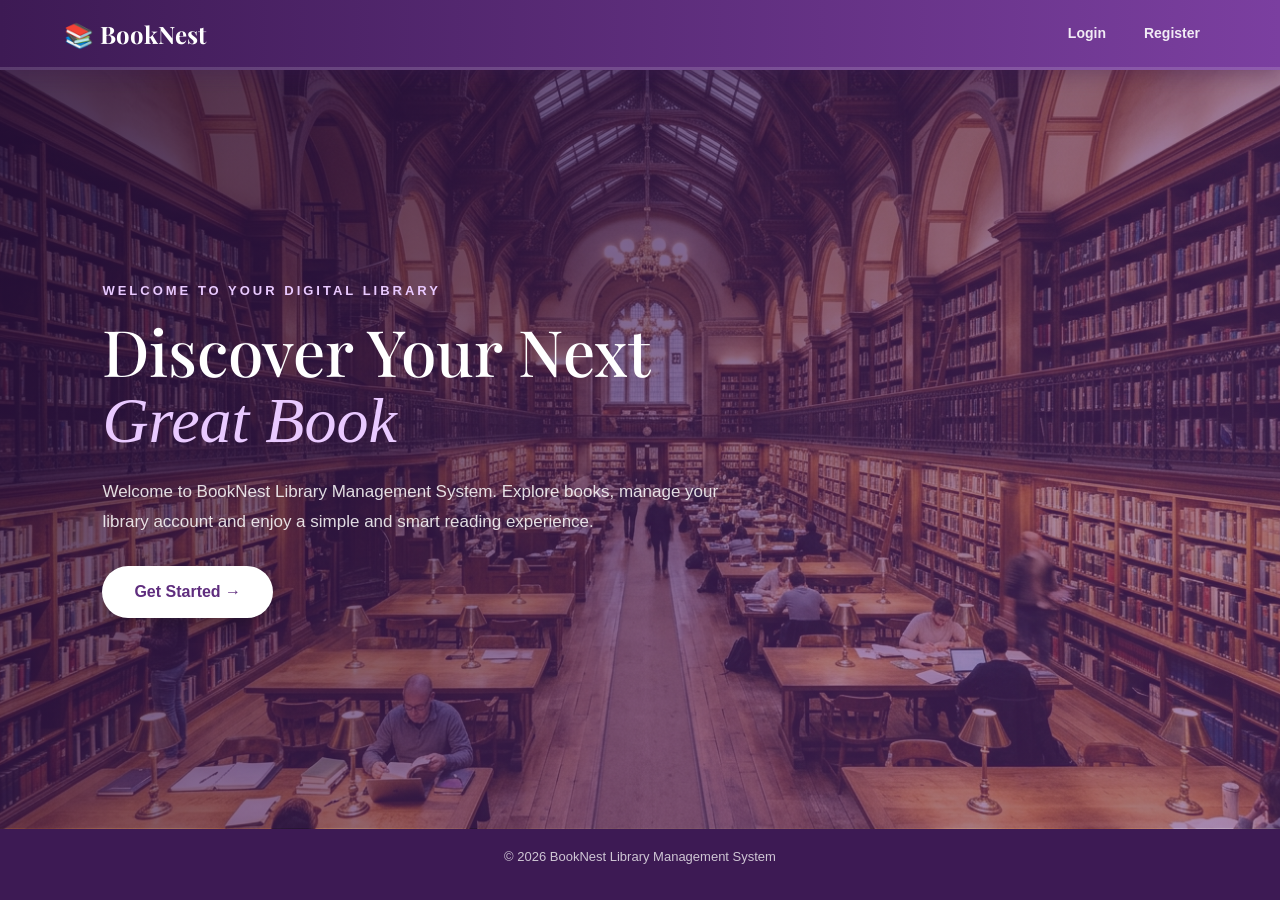
<file: index.html>
<!DOCTYPE html>
<html lang="en">
<head>
    <meta charset="UTF-8">
    <meta name="viewport" content="width=device-width, initial-scale=1.0">
    <title>BookNest Library</title>
    <link href="https://cdn.jsdelivr.net/npm/bootstrap@5.3.3/dist/css/bootstrap.min.css" rel="stylesheet">
    <link href="https://cdn.jsdelivr.net/npm/bootstrap-icons@1.11.3/font/bootstrap-icons.css" rel="stylesheet">
    <link href="https://fonts.googleapis.com/css2?family=Playfair+Display:wght@600;700&display=swap" rel="stylesheet">
    <link rel="stylesheet" href="CSS/common.css">
</head>
<body>

    <header class="navbar">
        <a class="logo" href="index.html">📚 BookNest</a>
        <nav>
            <a href="pages/login.html">Login</a>
            <a href="pages/register.html">Register</a>
        </nav>
    </header>
    <main class="hero">
        <div class="hero-content">
            <p class="tagline">WELCOME TO YOUR DIGITAL LIBRARY</p>
            <h1>Discover Your Next <span>Great Book</span></h1>
            <p class="description">
                Welcome to BookNest Library Management System.
                Explore books, manage your library account and enjoy
                a simple and smart reading experience.
            </p>
            <button class="get-started" onclick="location.href='pages/login.html'">
                Get Started →
            </button>
        </div>
    </main>

    <footer>
        <p>© 2026 BookNest Library Management System</p>
    </footer>

</body>
</html>
</file>
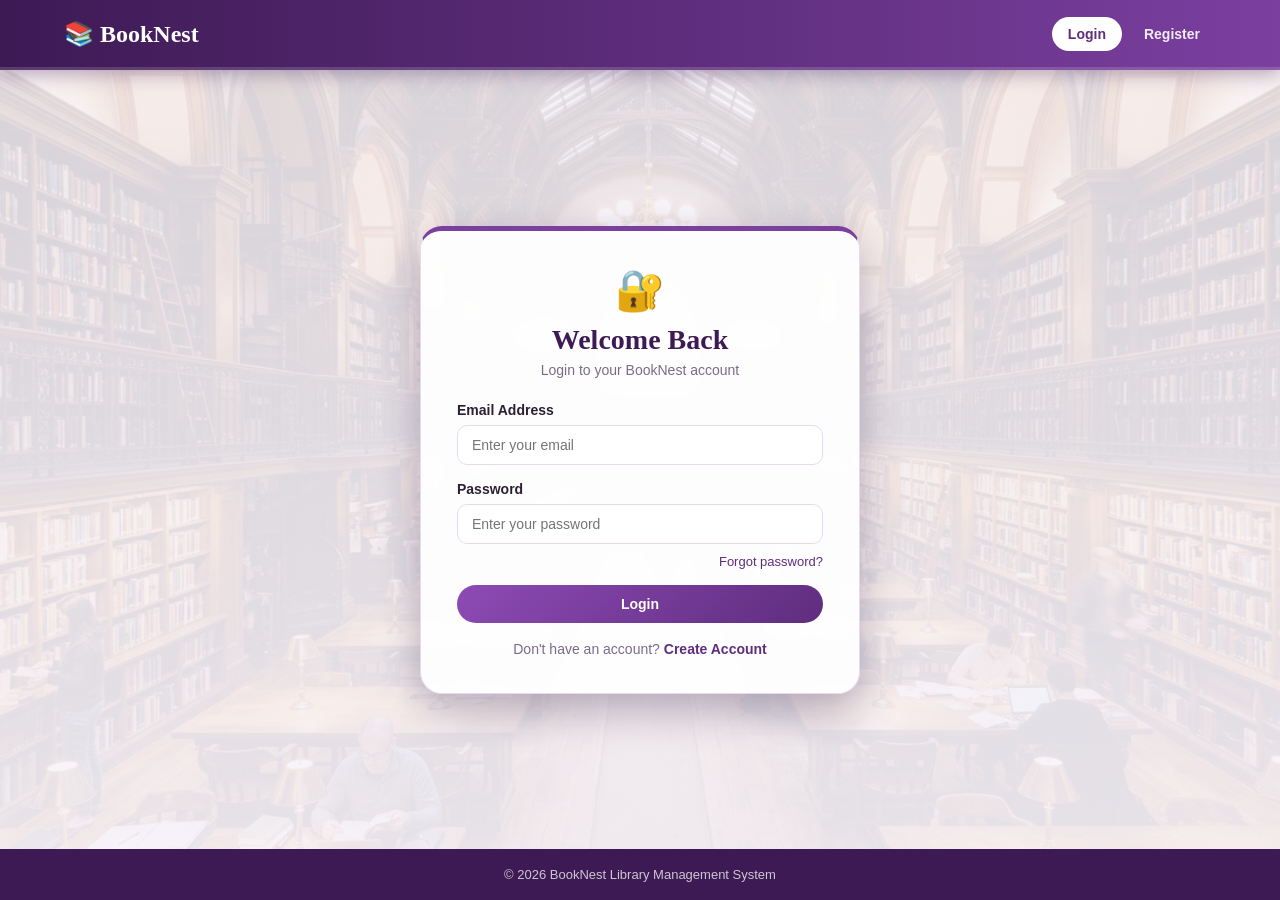
<file: pages/book.html>
<!DOCTYPE html>
<html lang="en">
<head>
    <meta charset="UTF-8">
    <meta name="viewport" content="width=device-width, initial-scale=1.0">
    <title>BookNest - Books</title>
    <link rel="stylesheet" href="../CSS/common.css">
    <script src="../Js/common.js"></script>
</head>
<body>

<div id="navbar"></div>

<main class="container">

    <div class="page-heading">
        <h1>📚 Book Management</h1>
        <p>Manage your library books easily.</p>
    </div>

    <!-- Add Book Form -->

    <section class="form-section">

        <h2 id="formTitle">➕ Add New Book</h2>

        <form id="bookForm" onsubmit="addBook(event)">

            <div class="form-grid">

                <div class="input-group">
                    <label>Book ID</label>
                    <input type="text" id="bookId"
                           placeholder="Enter Book ID" required>
                </div>

                <div class="input-group">
                    <label>Book Name</label>
                    <input type="text" id="bookName"
                           placeholder="Enter Book Name" required>
                </div>

                <div class="input-group">
                    <label>Author</label>
                    <input type="text" id="author"
                           placeholder="Enter Author Name" required>
                </div>

                <div class="input-group">
                    <label>Category</label>
                    <select id="category" required>
                        <option value="">Select Category</option>
                        <option>Fiction</option>
                        <option>Non-Fiction</option>
                        <option>Science</option>
                        <option>Technology</option>
                        <option>History</option>
                        <option>Biography</option>
                        <option>Education</option>
                        <option>Novel</option>
                    </select>
                </div>

                <div class="input-group">
                    <label>Publisher</label>
                    <input type="text" id="publisher"
                           placeholder="Enter Publisher" required>
                </div>

                <div class="input-group">
                    <label>Year</label>
                    <input type="number" id="year"
                           placeholder="Enter Year" min="1" required>
                </div>

                <div class="input-group">
                    <label>Quantity</label>
                    <input type="number" id="quantity"
                           placeholder="Enter Quantity" min="1" required>
                </div>
                <div class="input-group">
                    <label>Price</label>
                    <input type="number" id="price"
                           placeholder="Enter Price" min="0" step="0.01" required>
                </div>
                <div class="input-group">
                    <label>URL</label>
                    <input type="text" id="url"
                           placeholder="Enter Book URL" required>
                </div>

            </div>

            <div class="form-buttons">
                <button type="submit" id="submitBtn" class="add-btn">
                    Add Book
                </button>

                <button type="button" class="reset-btn" onclick="cancelEdit()">
                    Clear
                </button>
            </div>

        </form>

    </section>


    <!-- Book History -->

    <section class="history-section">

        <div class="history-heading">
            <div>
                <h2>📖 Book History</h2>
                <p>All books available in your library</p>
            </div>

            <div class="book-count">
                Total Books: <span id="bookCount">0</span>
            </div>
        </div>

        <!-- Search -->

        <div class="search-box">
            <input type="text" id="searchInput"
                   placeholder="Search Book Name, Author or Category..."
                   oninput="searchBooks()">
        </div>

        <!-- Table -->

        <div class="table-container">
            <table>
                <thead>
                    <tr>
                        <th>Book ID</th>
                        <th>Book Name</th>
                        <th>Author</th>
                        <th>Category</th>
                        <th>Quantity</th>
                        <th>Action</th>
                    </tr>
                </thead>

                <tbody id="bookTableBody"></tbody>
            </table>
        </div>

        <p id="emptyMessage"></p>

    </section>

    <a href="dashboard.html" class="back-btn">
        ← Back to Dashboard
    </a>

</main>

<footer>
    <p>© 2026 BookNest Library Management System</p>
</footer>

<script src="../Js/book.js"></script>

</body>
</html>
</file>
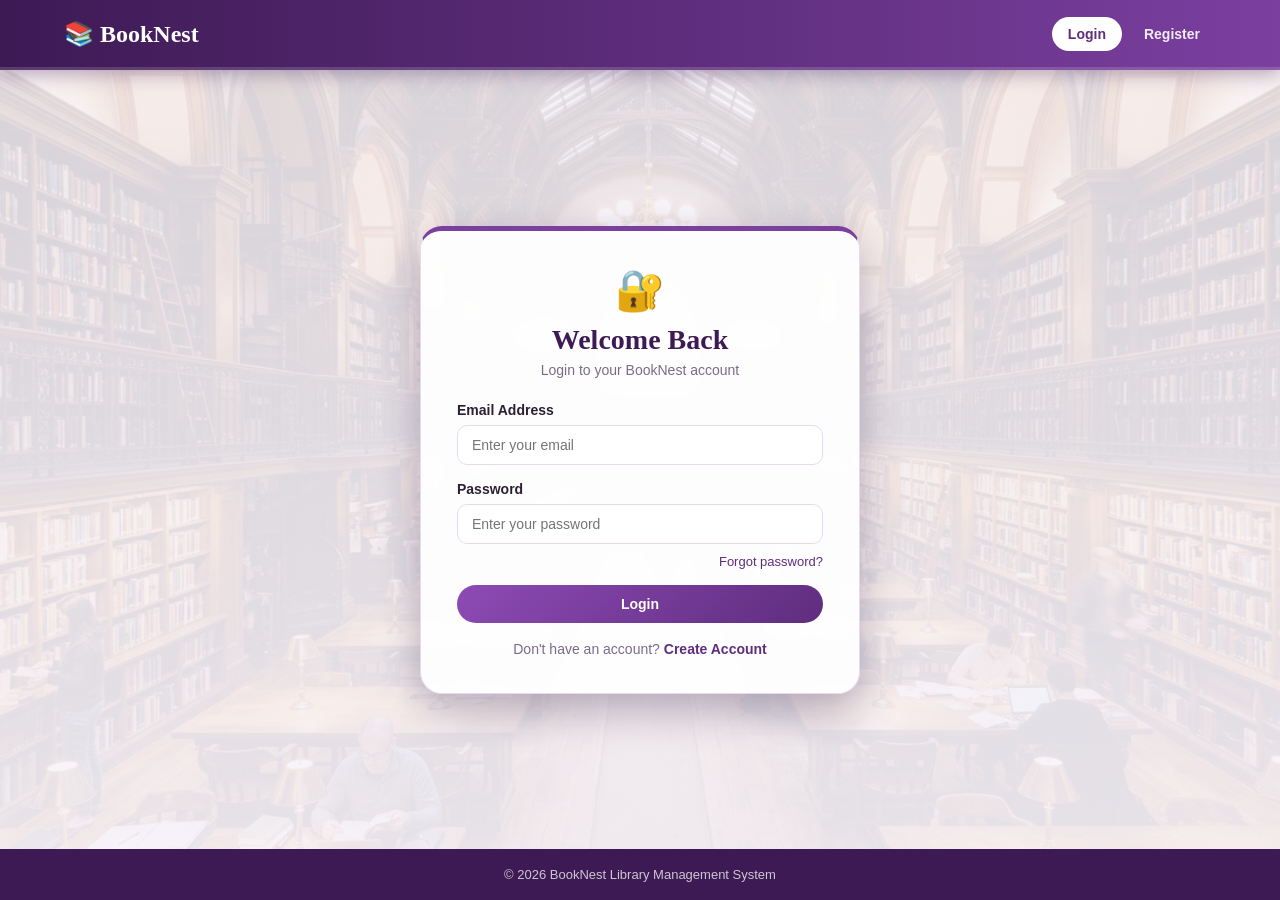
<file: pages/dashboard.html>
<!DOCTYPE html>
<html lang="en">
<head>
    <meta charset="UTF-8">
    <meta name="viewport" content="width=device-width, initial-scale=1.0">
    <title>BookNest - Dashboard</title>
    <link rel="stylesheet" href="../CSS/common.css">
    <script src="../Js/common.js"></script>
</head>
<body>

    <div id="navbar"></div>

    <main class="container">

        <section class="welcome">
            <div>
                <h1 id="welcomeTitle">Welcome 📚</h1>
                <p id="welcomeSub">Manage your digital library easily.</p>
            </div>
        </section>

        <section class="stats">

            <div class="stat-card">
                <div class="stat-icon">📚</div>
                <h3>Total Books</h3>
                <h2 id="totalBooks">0</h2>
                <p>Books in library</p>
            </div>

            <div class="stat-card">
                <div class="stat-icon">📦</div>
                <h3>Total Quantity</h3>
                <h2 id="totalQuantity">0</h2>
                <p>Available book copies</p>
            </div>

            <div class="stat-card">
                <div class="stat-icon">👥</div>
                <h3>Total Members</h3>
                <h2 id="totalMembers">0</h2>
                <p>Registered members</p>
            </div>

            <div class="stat-card">
                <div class="stat-icon">📖</div>
                <h3>Issued Books</h3>
                <h2 id="issuedBooks">0</h2>
                <p>Currently issued</p>
            </div>

        </section>

        <section class="recent-books">

            <h2>Recently Added Books</h2>

            <div class="table-container">
                <table>
                    <thead>
                        <tr>
                            <th>Book ID</th>
                            <th>Book Name</th>
                            <th>Author</th>
                            <th>Category</th>
                            <th>Quantity</th>
                        </tr>
                    </thead>

                    <tbody id="recentBooksBody">
                        <tr>
                            <td colspan="5">No books added yet.</td>
                        </tr>
                    </tbody>
                </table>
            </div>

            <a href="book.html" class="view-btn">
                Manage Books →
            </a>

        </section>

    </main>

    <footer>
        <p>© 2026 BookNest Library Management System</p>
    </footer>

    <script src="../Js/dashboard.js"></script>

</body>
</html>
</file>
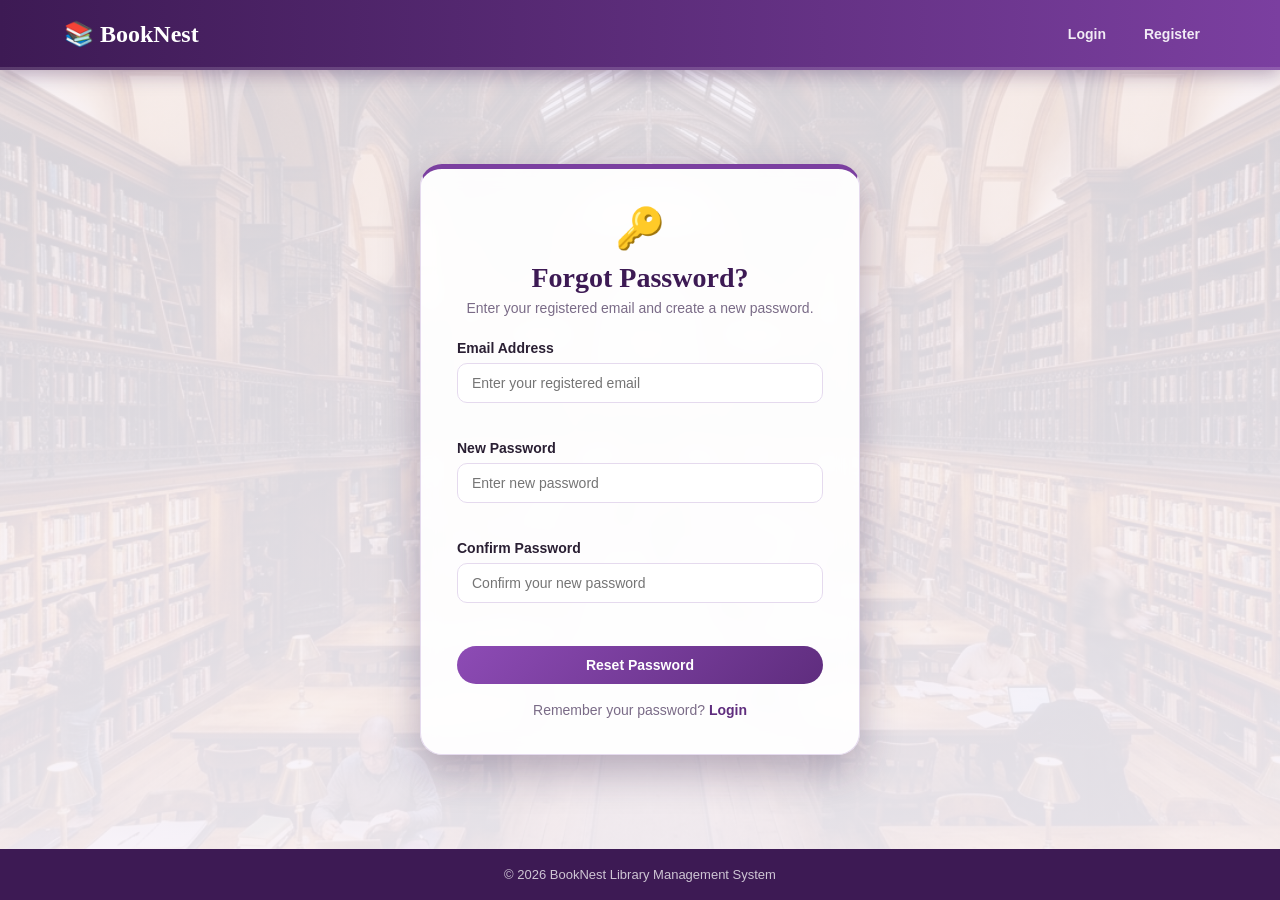
<file: pages/forgot.html>
<!DOCTYPE html>
<html lang="en">
<head>
    <meta charset="UTF-8">
    <meta name="viewport" content="width=device-width, initial-scale=1.0">
    <title>BookNest - Forgot Password</title>
    <link rel="stylesheet" href="../CSS/common.css">
    <script src="../Js/common.js"></script>
</head>
<body>

    <div id="navbar"></div>

    <main class="auth-main">
        <div class="auth-box">
            <div class="auth-icon">🔑</div>
            <h1>Forgot Password?</h1>
            <p class="subtitle">Enter your registered email and create a new password.</p>

            <form id="forgotForm">
                <div class="input-group">
                    <label for="email">Email Address</label>
                    <input type="email" id="email" placeholder="Enter your registered email" required>
                    <small class="error-text" id="emailError"></small>
                </div>

                <div class="input-group">
                    <label for="newPassword">New Password</label>
                    <input type="password" id="newPassword" placeholder="Enter new password" required>
                    <small class="error-text" id="passwordError"></small>
                </div>

                <div class="input-group">
                    <label for="confirmPassword">Confirm Password</label>
                    <input type="password" id="confirmPassword" placeholder="Confirm your new password" required>
                    <small class="error-text" id="confirmError"></small>
                </div>

                <button type="submit" class="auth-btn">Reset Password</button>
            </form>

            <p class="auth-text">
                Remember your password? <a href="login.html">Login</a>
            </p>
        </div>
    </main>

    <footer>
        <p>© 2026 BookNest Library Management System</p>
    </footer>

    <script>
        document.getElementById("forgotForm").addEventListener("submit", function (event) {

            event.preventDefault();

            const email = document.getElementById("email").value.trim();
            const newPassword = document.getElementById("newPassword").value;
            const confirmPassword = document.getElementById("confirmPassword").value;

            const emailError = document.getElementById("emailError");
            const passwordError = document.getElementById("passwordError");
            const confirmError = document.getElementById("confirmError");

            emailError.textContent = "";
            passwordError.textContent = "";
            confirmError.textContent = "";

            let valid = true;

            if (!/^[^\s@]+@[^\s@]+\.[^\s@]+$/.test(email)) {
                emailError.textContent = "Please enter a valid email.";
                valid = false;
            }

            // Min 8 chars, letter, number and symbol
            if (!/^(?=.*[A-Za-z])(?=.*\d)(?=.*[@$!%*#?&])[A-Za-z\d@$!%*#?&]{8,}$/.test(newPassword)) {
                passwordError.textContent =
                    "Password must contain 8+ characters, letter, number and symbol.";
                valid = false;
            }

            if (newPassword !== confirmPassword) {
                confirmError.textContent = "Passwords do not match.";
                valid = false;
            }

            if (!valid) return;

            const users = JSON.parse(localStorage.getItem("users")) || [];

            const user = users.find(function (u) {
                return u.email.toLowerCase() === email.toLowerCase();
            });

            if (!user) {
                emailError.textContent = "This email is not registered.";
                return;
            }

            user.password = newPassword;
            localStorage.setItem("users", JSON.stringify(users));

            alert("Password changed successfully! Please login with your new password.");
            window.location.href = "login.html";

        });
    </script>
</body>
</html>
</file>
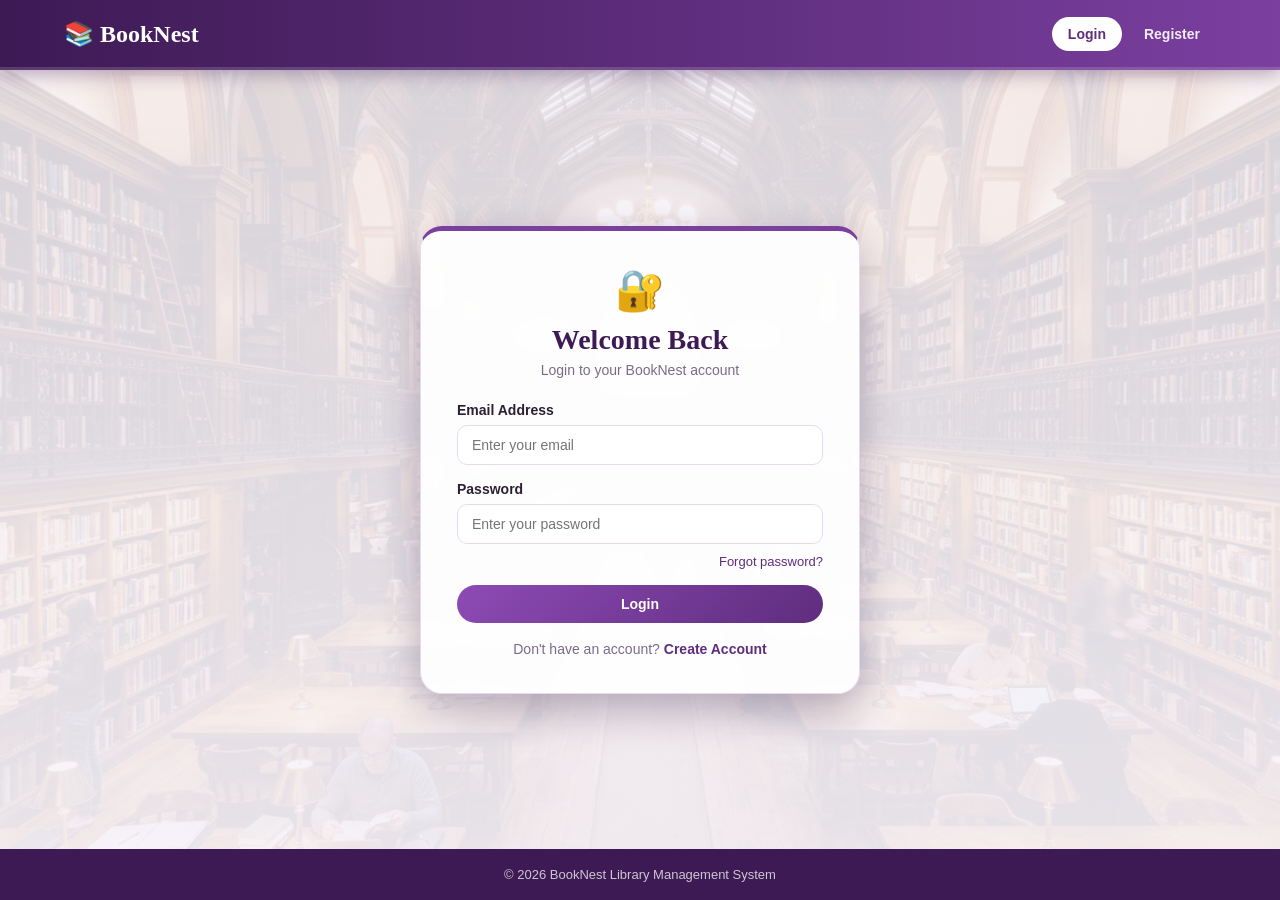
<file: pages/issue.html>
<!DOCTYPE html>
<html lang="en">
<head>
    <meta charset="UTF-8">
    <meta name="viewport" content="width=device-width, initial-scale=1.0">

    <title>BookNest - Issue Book</title>

    <link rel="stylesheet" href="../CSS/common.css">
    <script src="../Js/common.js"></script>
</head>

<body>

    <!-- NAVBAR -->
    <div id="navbar"></div>


    <main class="container">

        <!-- PAGE HEADING -->
        <section class="page-heading">
            <h1>📖 Issue Book Management</h1>
            <p>Issue books to registered library members.</p>
        </section>


        <!-- ISSUE FORM -->
        <section class="form-card">

            <h2>Issue Details</h2>

            <form id="issueForm">

                <div class="form-grid">

                    <!-- MEMBER -->
                    <div class="form-group">

                        <label for="memberSelect">Select Member</label>

                        <select id="memberSelect" required>
                            <option value="">Choose a member</option>
                        </select>

                        <small id="memberHelp">
                            Select a registered member.
                        </small>

                    </div>


                    <!-- BOOK -->
                    <div class="form-group">

                        <label for="bookSelect">Select Book</label>

                        <select id="bookSelect" required>
                            <option value="">Choose a book</option>
                        </select>

                        <small id="bookHelp">
                            Select an available book.
                        </small>

                    </div>


                    <!-- ISSUE DATE -->
                    <div class="form-group">

                        <label for="issueDate">Issue Date</label>

                        <input type="date" id="issueDate" required>

                    </div>


                    <!-- DUE DATE -->
                    <div class="form-group">

                        <label for="returnDate">Due Date</label>

                        <input type="date" id="returnDate" required>

                    </div>

                </div>


                <!-- BUTTONS -->
                <div class="form-buttons">

                    <button type="submit" class="issue-btn">
                        Issue Book
                    </button>

                    <button type="button" class="cancel-btn"
                        onclick="resetIssueForm()">
                        Cancel
                    </button>

                </div>

            </form>

        </section>


        <!-- ISSUE RECORDS -->
        <section class="records-card">

            <div class="records-heading">

                <div>
                    <h2>Issue Records</h2>
                    <p>View all issued books and their due dates.</p>
                </div>

                <span class="record-count" id="recordCount">
                    0 records
                </span>

            </div>


            <div class="table-wrapper">

                <table>

                    <thead>
                        <tr>
                            <th>Member</th>
                            <th>Book</th>
                            <th>Issue Date</th>
                            <th>Due Date</th>
                            <th>Status</th>
                        </tr>
                    </thead>

                    <tbody id="issueTable">

                        <tr>
                            <td colspan="5" class="empty-message">
                                No issue records found.
                            </td>
                        </tr>

                    </tbody>

                </table>

            </div>

        </section>


        <!-- BACK BUTTON -->
        <div class="back-section">

            <a href="dashboard.html" class="back-btn">
                ← Back to Dashboard
            </a>

        </div>

    </main>


    <footer>
        <p>© 2026 BookNest Library Management System</p>
    </footer>


    <script src="../Js/issue.js"></script>

</body>
</html>
</file>
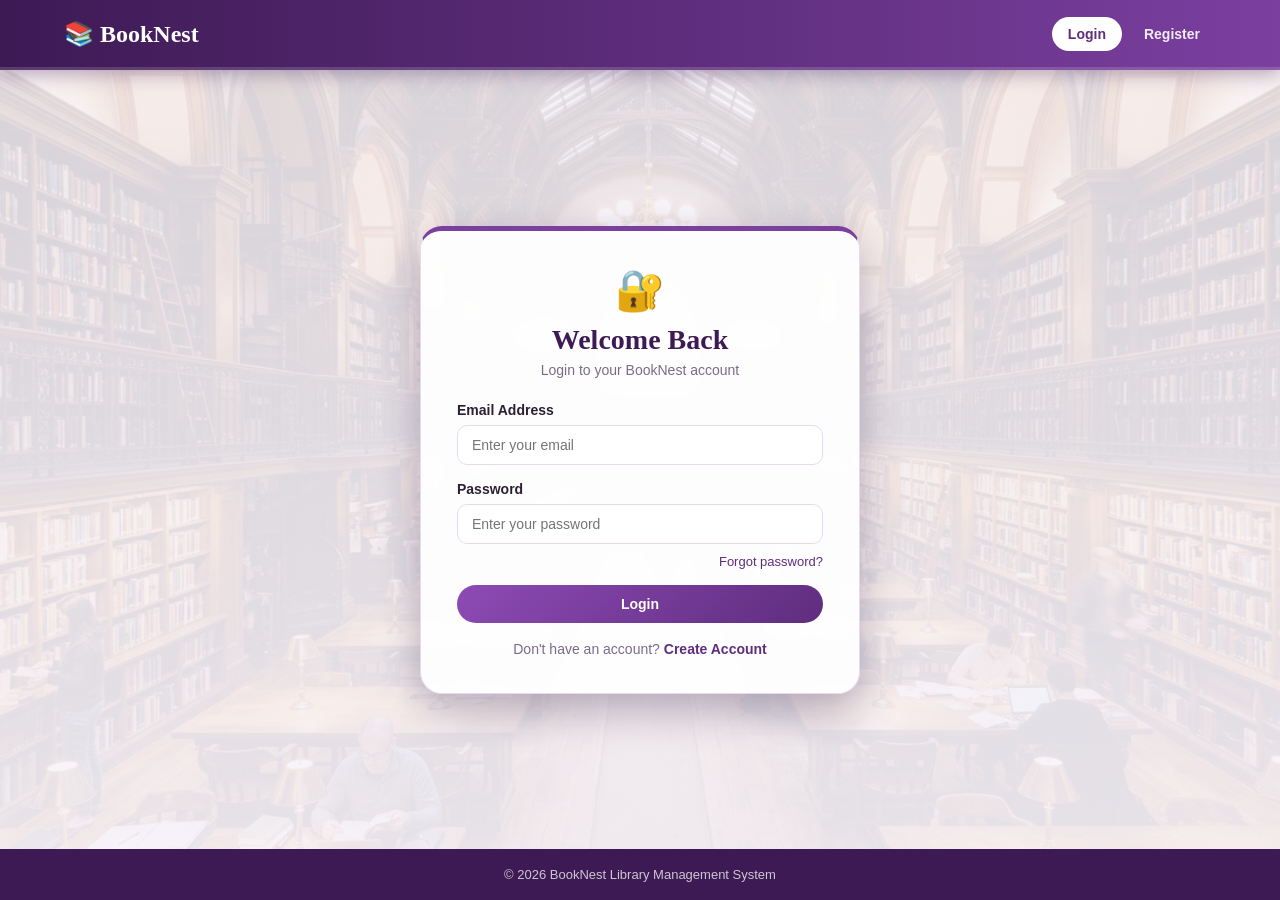
<file: pages/login.html>
<!DOCTYPE html>
<html lang="en">
<head>
    <meta charset="UTF-8">
    <meta name="viewport" content="width=device-width, initial-scale=1.0">
    <title>BookNest - Login</title>
    <link rel="stylesheet" href="../CSS/common.css">
    <script src="../Js/common.js"></script>
</head>
<body>

    <div id="navbar"></div>

    <main class="auth-main">
        <div class="auth-box">
            <div class="auth-icon">🔐</div>
            <h1>Welcome Back</h1>
            <p class="subtitle">Login to your BookNest account</p>

            <form onsubmit="loginUser(event)">
                <div class="input-group">
                    <label for="email">Email Address</label>
                    <input type="email" id="email" placeholder="Enter your email" required>
                </div>

                <div class="input-group">
                    <label for="password">Password</label>
                    <input type="password" id="password" placeholder="Enter your password" required>
                </div>

                <a href="forgot.html" class="forgot-link">Forgot password?</a>

                <button type="submit" class="auth-btn">Login</button>
            </form>

            <p class="auth-text">
                Don't have an account? <a href="register.html">Create Account</a>
            </p>
        </div>
    </main>

    <footer>
        <p>© 2026 BookNest Library Management System</p>
    </footer>

    <script src="../Js/login.js"></script>
</body>
</html>
</file>
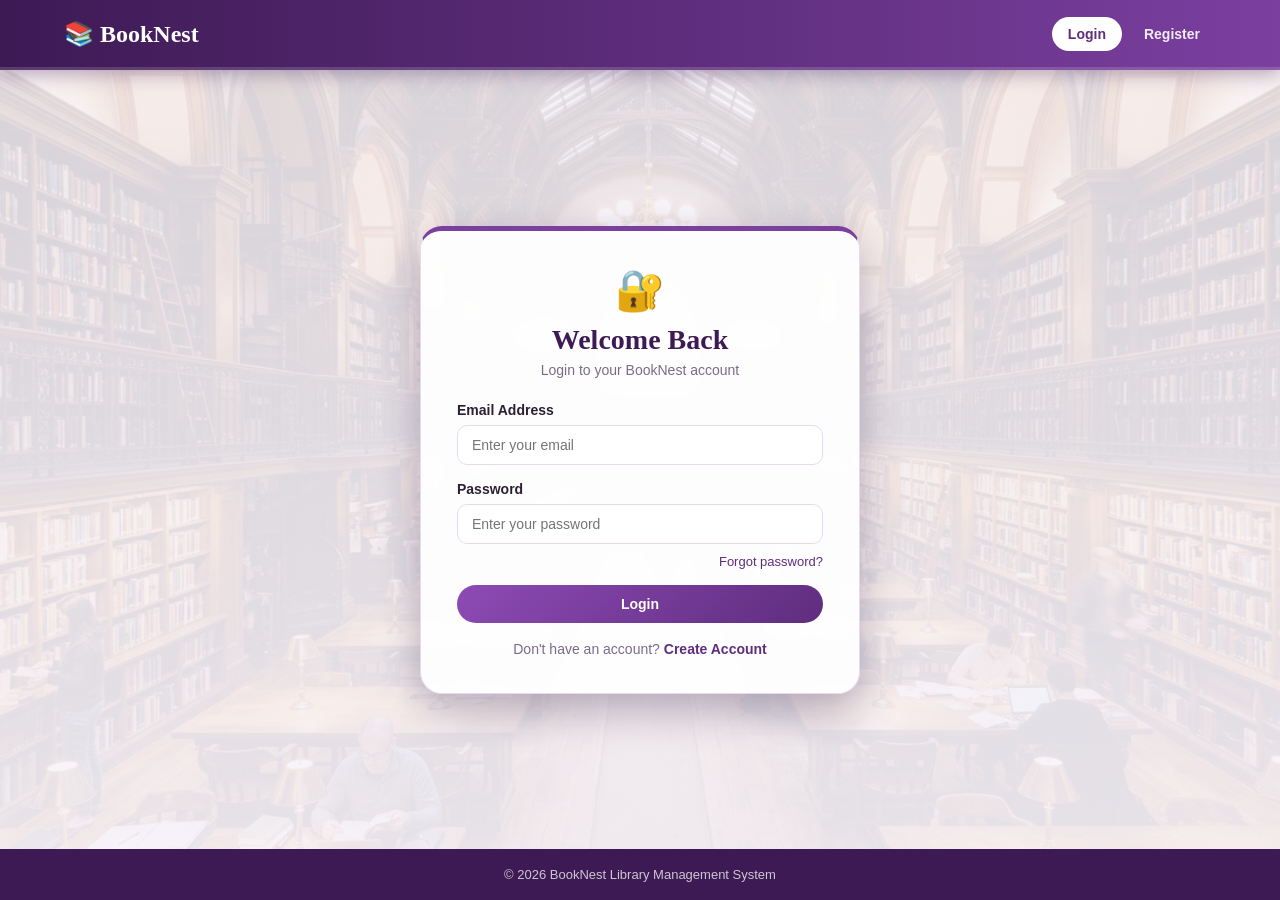
<file: pages/member.html>
<!DOCTYPE html>
<html lang="en">
<head>
    <meta charset="UTF-8">
    <meta name="viewport" content="width=device-width, initial-scale=1.0">
    <title>BookNest - Members</title>
    <link rel="stylesheet" href="../CSS/common.css">
    <script src="../Js/common.js"></script>
</head>
<body>

    <!-- Navbar -->
    <div id="navbar"></div>

    <!-- Main Content -->
    <main class="container">

        <section class="page-heading">
            <h1>👥 Member Management</h1>
            <p>Manage your library members easily.</p>
        </section>

        <!-- Member Form -->
        <section class="form-card">

            <h2>➕ Add New Member</h2>

            <form id="memberForm">

                <div class="form-grid">

                    <div class="form-group">
                        <label for="memberId">Member ID</label>
                        <input type="text" id="memberId"
                               placeholder="Enter Member ID" required>
                    </div>

                    <div class="form-group">
                        <label for="memberName">Member Name</label>
                        <input type="text" id="memberName"
                               placeholder="Enter Member Name" required>
                    </div>

                    <div class="form-group">
                        <label for="department">Department</label>
                        <input type="text" id="department"
                               placeholder="Enter Department" required>
                    </div>

                    <div class="form-group">
                        <label for="memberEmail">Email</label>
                        <input type="email" id="memberEmail"
                               placeholder="Enter Email Address" required>
                    </div>

                    <div class="form-group">
                        <label for="mobile">Mobile Number</label>
                        <input type="text" id="mobile"
                               placeholder="Enter 10 Digit Mobile Number"
                               maxlength="10" required>
                    </div>

                </div>

                <div class="form-buttons">
                    <button type="submit" id="submitBtn" class="add-btn">
                        Add Member
                    </button>

                    <button type="button" class="cancel-btn"
                            onclick="resetForm()">
                        Cancel
                    </button>
                </div>

            </form>
        </section>

        <!-- Search Members -->
        <section class="search-section">
            <h2>🔍 Search Members</h2>

            <input
                type="text"
                id="searchMember"
                placeholder="Search by Member ID, Name or Department..."
            >
        </section>

        <!-- Member Table -->
        <section class="table-section">

            <h2>📋 Member List</h2>

            <div class="table-wrapper">
                <table>
                    <thead>
                        <tr>
                            <th>Member ID</th>
                            <th>Member Name</th>
                            <th>Department</th>
                            <th>Email</th>
                            <th>Mobile</th>
                            <th>Action</th>
                        </tr>
                    </thead>

                    <tbody id="memberTable">
                    </tbody>
                </table>
            </div>

        </section>

        <div class="back-section">
            <a href="dashboard.html" class="back-btn">
                ← Back to Dashboard
            </a>
        </div>

    </main>

<footer>
        <p>© 2026 BookNest Library Management System</p>
</footer>

    <script src="../Js/member.js"></script>
   


</body>
</html>
</file>
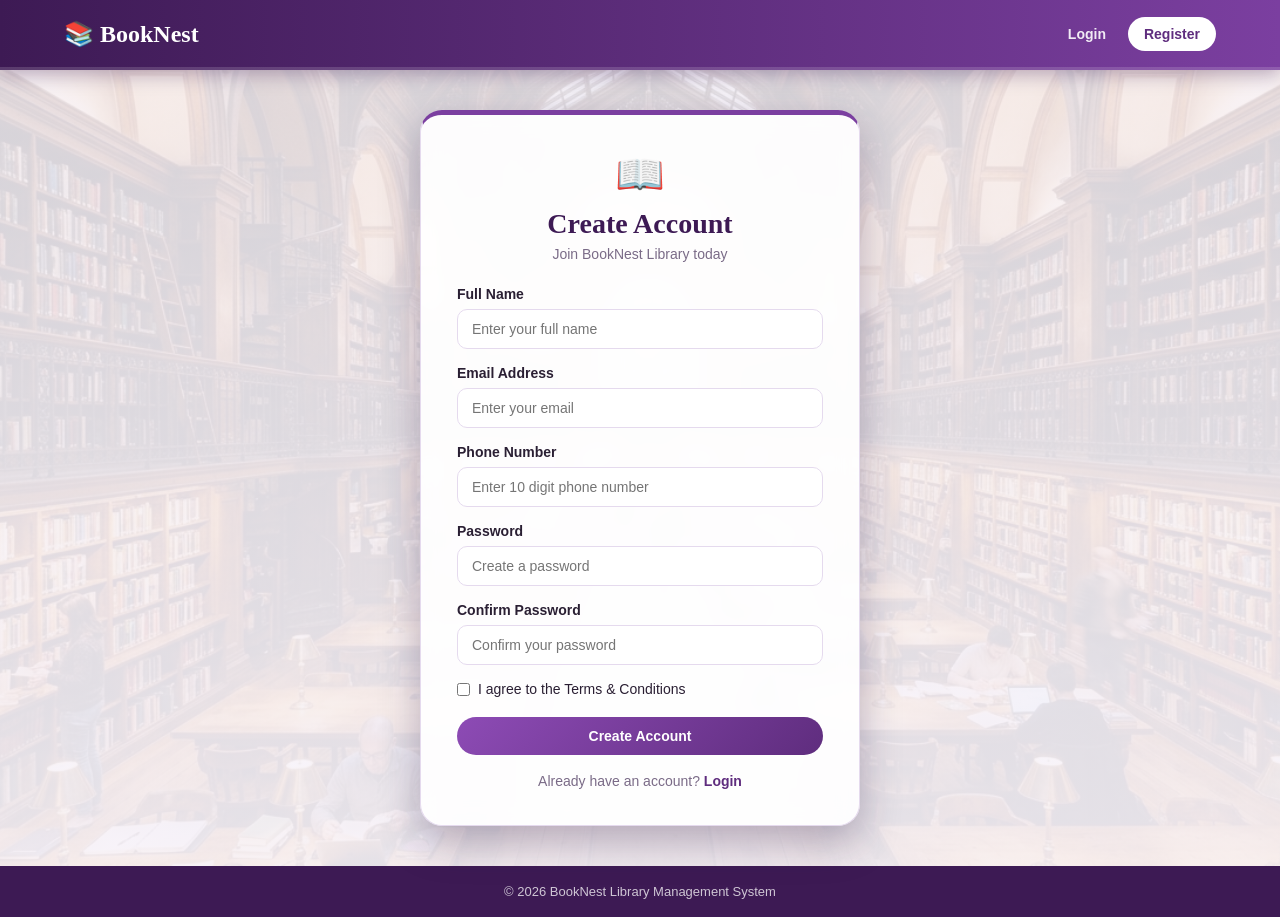
<file: pages/register.html>
<!DOCTYPE html>
<html lang="en">
<head>
    <meta charset="UTF-8">
    <meta name="viewport" content="width=device-width, initial-scale=1.0">
    <title>BookNest - Register</title>
    <link rel="stylesheet" href="../CSS/common.css">
    <script src="../Js/common.js"></script>
</head>
<body>

    <div id="navbar"></div>

    <main class="auth-main">
        <div class="auth-box">
            <div class="auth-icon">📖</div>
            <h1>Create Account</h1>
            <p class="subtitle">Join BookNest Library today</p>

            <form onsubmit="registerUser(event)">
                <div class="input-group">
                    <label for="name">Full Name</label>
                    <input type="text" id="name" placeholder="Enter your full name" required>
                </div>

                <div class="input-group">
                    <label for="email">Email Address</label>
                    <input type="email" id="email" placeholder="Enter your email" required>
                </div>

                <div class="input-group">
                    <label for="phone">Phone Number</label>
                    <input type="tel" id="phone" placeholder="Enter 10 digit phone number" maxlength="10" required>
                </div>

                <div class="input-group">
                    <label for="password">Password</label>
                    <input type="password" id="password" placeholder="Create a password" required>
                </div>

                <div class="input-group">
                    <label for="confirmPassword">Confirm Password</label>
                    <input type="password" id="confirmPassword" placeholder="Confirm your password" required>
                </div>

                <div class="terms">
                    <label>
                        <input type="checkbox" id="terms" required>
                        I agree to the Terms &amp; Conditions
                    </label>
                </div>

                <button type="submit" class="auth-btn">Create Account</button>
            </form>

            <p class="auth-text">
                Already have an account? <a href="login.html">Login</a>
            </p>
        </div>
    </main>

    <footer>
        <p>© 2026 BookNest Library Management System</p>
    </footer>

    <script src="../Js/register.js"></script>
</body>
</html>
</file>
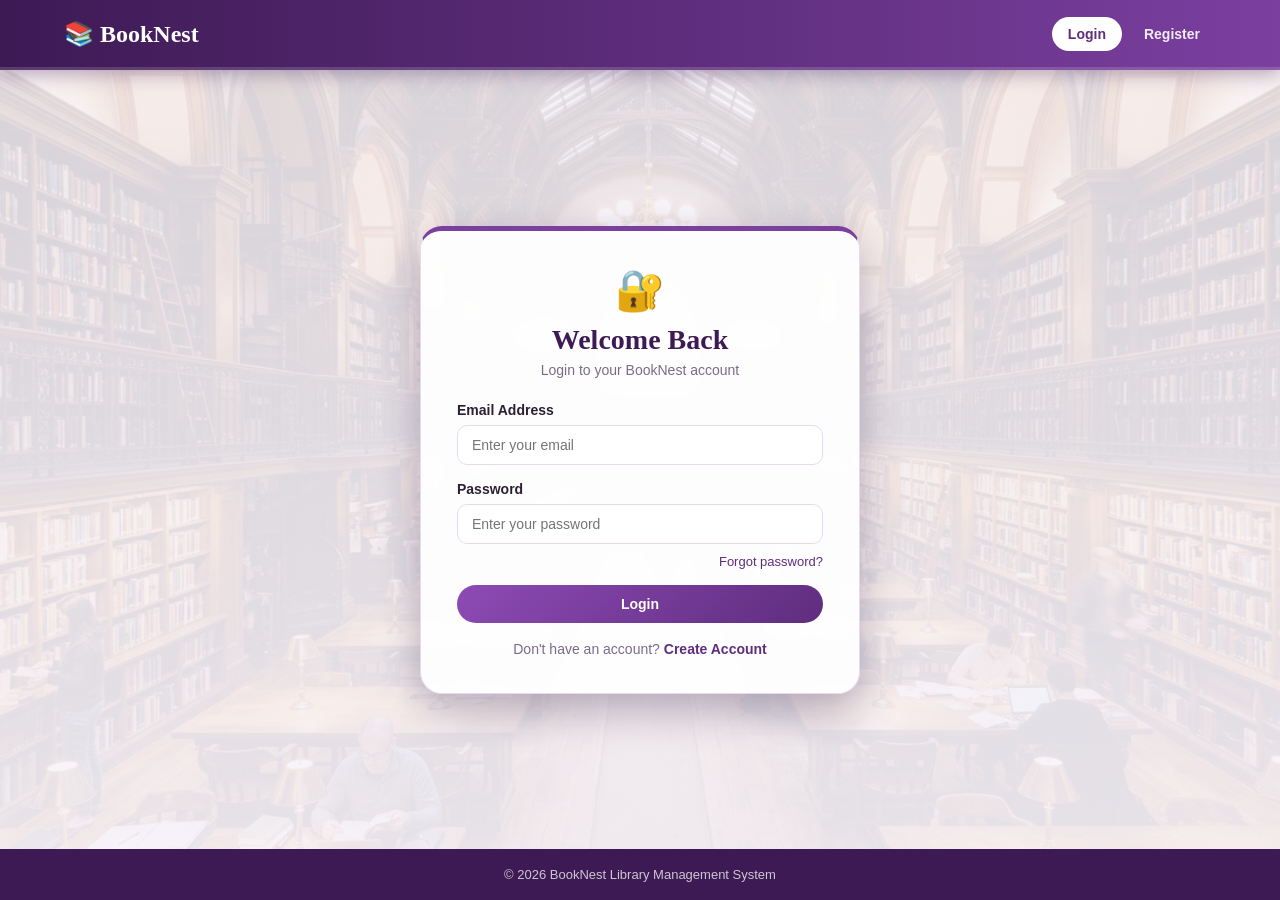
<file: pages/reports.html>
<!DOCTYPE html>
<html lang="en">
<head>
    <meta charset="UTF-8">
    <meta name="viewport" content="width=device-width, initial-scale=1.0">

    <title>BookNest - Reports</title>

    <link rel="stylesheet" href="../CSS/common.css">
    <script src="../Js/common.js"></script>
</head>

<body>

    <!-- NAVBAR -->
    <div id="navbar"></div>


    <!-- MAIN CONTENT -->
    <main class="container">

        <!-- PAGE HEADING -->
        <section class="page-heading">

            <h1>📊 Library Reports</h1>

            <p>View and manage your library records easily.</p>

        </section>


        <!-- SUMMARY CARDS -->
        <section class="summary-cards">

            <div class="summary-card">
                <h3>Total Books</h3>
                <p id="totalBooks">0</p>
            </div>

            <div class="summary-card">
                <h3>Total Members</h3>
                <p id="totalMembers">0</p>
            </div>

            <div class="summary-card">
                <h3>Issued Books</h3>
                <p id="totalIssued">0</p>
            </div>

            <div class="summary-card">
                <h3>Returned Books</h3>
                <p id="totalReturned">0</p>
            </div>

            <div class="summary-card">
                <h3>Available Books</h3>
                <p id="availableBooks">0</p>
            </div>

        </section>


        <!-- ISSUED BOOK REPORT -->
        <section class="report-section">

            <h2>📖 Issued Books Report</h2>

            <div class="search-container">

                <input
                    type="text"
                    id="issueSearch"
                    placeholder="Search issued books..."
                >

            </div>

            <div class="table-wrapper">

                <table>

                    <thead>
                        <tr>
                            <th>Member Name</th>
                            <th>Book Name</th>
                            <th>Issue Date</th>
                            <th>Due Date</th>
                            <th>Status</th>
                        </tr>
                    </thead>

                    <tbody id="issuedReport">

                        <tr>
                            <td colspan="5">
                                No issued records found.
                            </td>
                        </tr>

                    </tbody>

                </table>

            </div>

        </section>


        <!-- RETURNED BOOK REPORT -->
        <section class="report-section">

            <h2>📚 Returned Books Report</h2>

            <div class="search-container">

                <input
                    type="text"
                    id="returnSearch"
                    placeholder="Search returned books..."
                >

            </div>

            <div class="table-wrapper">

                <table>

                    <thead>
                        <tr>
                            <th>Member Name</th>
                            <th>Book Name</th>
                            <th>Issue Date</th>
                            <th>Return Date</th>
                            <th>Status</th>
                        </tr>
                    </thead>

                    <tbody id="returnedReport">

                        <tr>
                            <td colspan="5">
                                No returned records found.
                            </td>
                        </tr>

                    </tbody>

                </table>

            </div>

        </section>


        <!-- BACK BUTTON -->
        <div class="back-section">

            <a href="dashboard.html" class="back-btn">
                ← Back to Dashboard
            </a>

        </div>

    </main>


    <!-- FOOTER -->
    <footer>
        <p>© 2026 BookNest Library Management System</p>
    </footer>


    <!-- JAVASCRIPT -->
    <script src="../Js/reports.js"></script>

</body>
</html>
</file>
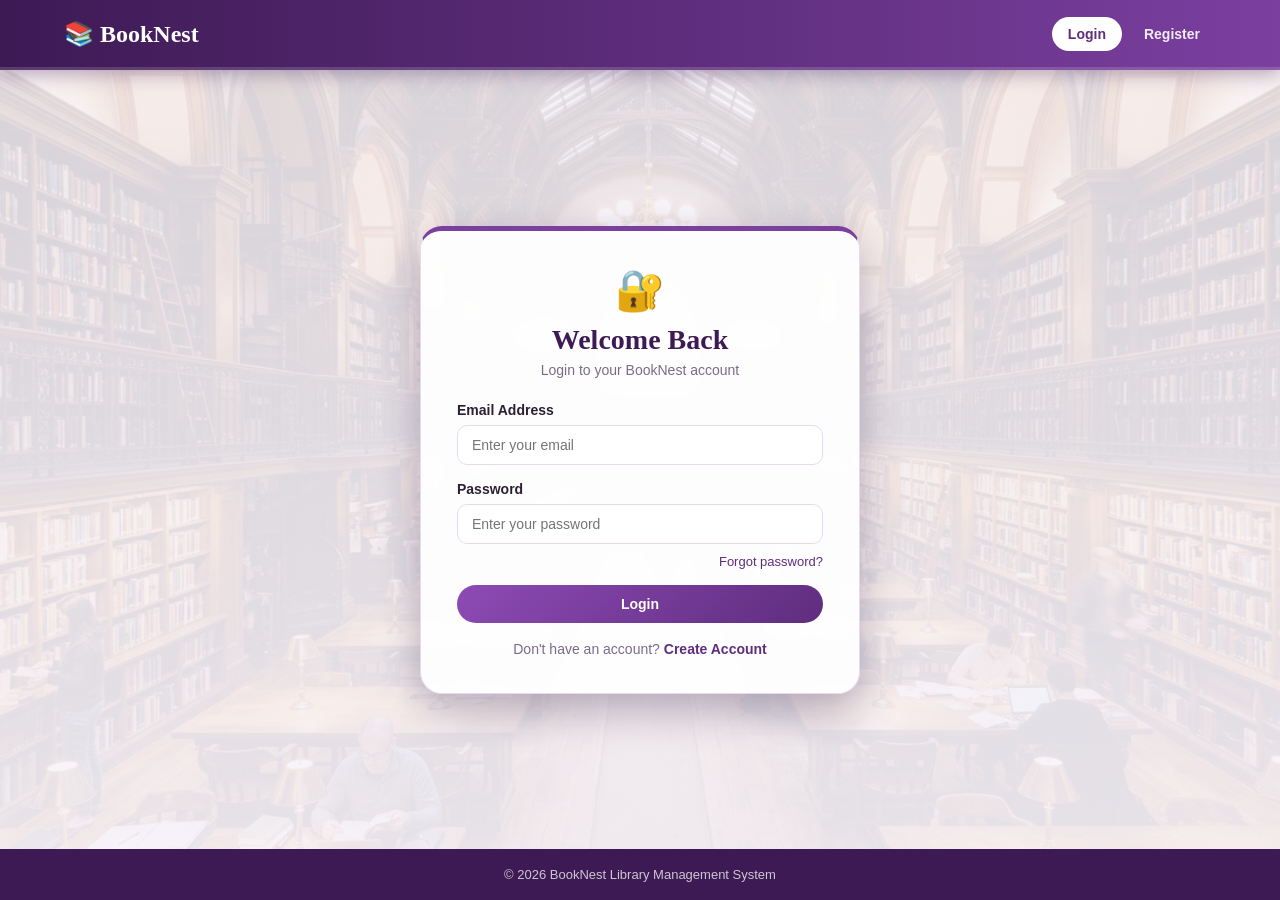
<file: pages/return.html>
<!DOCTYPE html>
<html lang="en">
<head>
    <meta charset="UTF-8">
    <meta name="viewport" content="width=device-width, initial-scale=1.0">

    <title>BookNest - Return Book</title>

    <link rel="stylesheet" href="../CSS/common.css">
   

    <script src="../Js/common.js"></script>
</head>

<body>

    <!-- NAVBAR -->
    <div id="navbar"></div>


    <!-- MAIN CONTENT -->
    <main class="container">

        <!-- PAGE HEADING -->
        <section class="page-heading">

            <h1>📚 Return Book Management</h1>

            <p>Manage returned books easily.</p>

        </section>


        <!-- RETURN FORM -->
        <section class="form-card">

            <h2>➕ Return Book</h2>

            <form id="returnForm">

                <div class="form-grid">

                    <!-- SELECT ISSUED BOOK -->
                    <div class="form-group">

                        <label for="issueSelect">
                            Select Issued Book
                        </label>

                        <select id="issueSelect" required>

                            <option value="">
                                Select Issued Book
                            </option>

                        </select>

                    </div>


                    <!-- RETURN DATE -->
                    <div class="form-group">

                        <label for="returnDate">
                            Return Date
                        </label>

                        <input
                            type="date"
                            id="returnDate"
                            required
                        >

                    </div>

                </div>


                <!-- BUTTONS -->
                <div class="form-buttons">

                    <button type="submit" class="return-btn">
                        Return Book
                    </button>

                    <button
                        type="button"
                        class="cancel-btn"
                        onclick="resetReturnForm()">

                        Cancel

                    </button>

                </div>

            </form>

        </section>


        <!-- RETURNED BOOK LIST -->
        <section class="table-section">

            <h2>📋 Returned Book List</h2>

            <div class="table-wrapper">

                <table>

                    <thead>

                        <tr>
                            <th>Member Name</th>
                            <th>Book Name</th>
                            <th>Issue Date</th>
                            <th>Return Date</th>
                            <th>Status</th>
                        </tr>

                    </thead>

                    <tbody id="returnTable">

                        <tr>
                            <td colspan="5">
                                No books returned yet
                            </td>
                        </tr>

                    </tbody>

                </table>

            </div>

        </section>


        <!-- BACK BUTTON -->
        <div class="back-section">

            <a href="dashboard.html" class="back-btn">
                ← Back to Dashboard
            </a>

        </div>

    </main>
     <footer>
        <p>© 2026 BookNest Library Management System</p>
    </footer>


    <!-- JAVASCRIPT -->
    <script src="../Js/return.js"></script>

</body>
</html>
</file>
<file: CSS/common.css>
/* ==========================================
   BookNest - Plum Theme + Bootstrap 5
   LOAD ORDER: Bootstrap CSS first, then this
   file last, so these rules override it.
   ========================================== */

:root {
    /* >>> Change this one line if your image is somewhere else <<< */
    --bg-image: url("../images/library.jpg");

    --bg: #f7f3fa;
    --surface: #ffffff;
    --surface-alt: #faf6fc;
    --border: #e5daee;
    --text: #2a1f33;
    --muted: #7a6b87;
    --primary: #7b3fa0;
    --primary-dark: #5f2d7e;
    --primary-deep: #3d1a54;
    --primary-soft: #eddff6;
    --danger: #d64545;
    --success: #2f9e63;
    --shadow: 0 8px 24px rgba(70, 30, 100, 0.12);
    --font-heading: "Playfair Display", Georgia, serif;

    /* Bootstrap variable overrides */
    --bs-primary: #7b3fa0;
    --bs-primary-rgb: 123, 63, 160;
    --bs-link-color: #7b3fa0;
    --bs-link-hover-color: #5f2d7e;
    --bs-body-color: #2a1f33;
    --bs-body-font-family: "Segoe UI", Arial, sans-serif;
}

* {
    margin: 0;
    padding: 0;
    box-sizing: border-box;
    font-family: "Segoe UI", Arial, sans-serif;
}

h1, h2 {
    font-family: var(--font-heading);
}

a,
a:hover {
    text-decoration: none;
}

/* ---------- Page background: library image ---------- */

body {
    min-height: 100vh;
    display: flex;
    flex-direction: column;
    color: var(--text);
    background-color: var(--bg);
    background-image:
        linear-gradient(rgba(247, 243, 250, 0.86), rgba(247, 243, 250, 0.93)),
        var(--bg-image);
    background-size: cover;
    background-position: center;
    background-attachment: fixed;
    background-repeat: no-repeat;
}

/* ---------- Navbar (same on every page) ---------- */

.navbar {
    height: 70px;
    padding: 0 5%;
    display: flex;
    align-items: center;
    justify-content: space-between;
    gap: 20px;
    background: linear-gradient(90deg, var(--primary-deep), var(--primary));
    border-bottom: 3px solid rgba(255, 255, 255, 0.15);
    box-shadow: 0 4px 18px rgba(61, 26, 84, 0.35);
    position: sticky;
    top: 0;
    z-index: 50;
}

.logo {
    font-family: var(--font-heading);
    font-size: 24px;
    font-weight: 700;
    color: #fff;
    white-space: nowrap;
}

.logo:hover {
    color: #fff;
}

.navbar nav {
    display: flex;
    align-items: center;
    gap: 6px;
    flex-wrap: wrap;
}

.navbar nav a {
    padding: 9px 16px;
    color: rgba(255, 255, 255, 0.9);
    font-size: 14px;
    font-weight: 600;
    border-radius: 30px;
    transition: 0.2s;
    white-space: nowrap;
}

.navbar nav a:hover {
    background: rgba(255, 255, 255, 0.16);
    color: #fff;
}

.navbar nav a.active {
    background: #fff;
    color: var(--primary-dark);
}

.navbar nav a.logout-link {
    color: #ffd0d0;
}

.navbar nav a.logout-link:hover {
    background: rgba(255, 255, 255, 0.16);
    color: #fff;
}

.user-chip {
    padding: 7px 14px;
    font-size: 13px;
    font-weight: 600;
    color: #fff;
    background: rgba(255, 255, 255, 0.18);
    border-radius: 20px;
    white-space: nowrap;
}

/* ---------- Layout ---------- */

.container {
    width: 90%;
    max-width: 1200px;
    margin: 35px auto;
    flex: 1;
}

.page-heading,
.welcome {
    margin-bottom: 28px;
}

.page-heading h1 {
    font-size: 32px;
    color: var(--primary-deep);
    margin-bottom: 6px;
}

.page-heading p {
    color: var(--muted);
}

/* Welcome banner: solid plum so it stands out on the image */
.welcome {
    background: linear-gradient(120deg, rgba(61, 26, 84, 0.95), rgba(123, 63, 160, 0.9));
    border-radius: 18px;
    padding: 30px;
    box-shadow: var(--shadow);
}

.welcome h1 {
    font-size: 30px;
    color: #fff;
    margin-bottom: 6px;
}

.welcome p {
    color: rgba(255, 255, 255, 0.85);
}

/* ---------- Cards / sections (frosted glass) ---------- */

.form-card,
.form-section,
.history-section,
.records-card,
.table-section,
.search-section,
.report-section,
.recent-books {
    background: rgba(255, 255, 255, 0.9);
    -webkit-backdrop-filter: blur(8px);
    backdrop-filter: blur(8px);
    border: 1px solid var(--border);
    border-top: 4px solid var(--primary);
    border-radius: 18px;
    padding: 26px;
    margin-bottom: 26px;
    box-shadow: var(--shadow);
}

.form-card h2,
.form-section h2,
.history-section h2,
.records-card h2,
.table-section h2,
.search-section h2,
.report-section h2,
.recent-books h2 {
    font-size: 22px;
    color: var(--primary-deep);
    margin-bottom: 18px;
}

.history-heading,
.records-heading {
    display: flex;
    justify-content: space-between;
    align-items: center;
    flex-wrap: wrap;
    gap: 12px;
    margin-bottom: 18px;
}

.history-heading h2,
.records-heading h2 {
    margin-bottom: 4px;
}

.history-heading p,
.records-heading p {
    color: var(--muted);
    font-size: 14px;
}

.book-count,
.record-count {
    padding: 7px 15px;
    background: var(--primary-soft);
    color: var(--primary-dark);
    border-radius: 20px;
    font-size: 14px;
    font-weight: 600;
}

/* ---------- Forms ---------- */

.form-grid {
    display: grid;
    grid-template-columns: repeat(auto-fit, minmax(240px, 1fr));
    gap: 18px;
    margin-bottom: 22px;
}

.input-group,
.form-group {
    display: flex;
    flex-direction: column;
    gap: 7px;
}

label {
    font-size: 14px;
    font-weight: 600;
    color: var(--text);
}

input,
select {
    width: 100%;
    padding: 11px 14px;
    font-size: 14px;
    color: var(--text);
    background: rgba(255, 255, 255, 0.95);
    border: 1px solid var(--border);
    border-radius: 10px;
    outline: none;
    transition: 0.2s;
}

input:focus,
select:focus {
    border-color: var(--primary);
    background: #fff;
    box-shadow: 0 0 0 3px rgba(123, 63, 160, 0.2);
}

small {
    color: var(--muted);
    font-size: 12px;
}

.search-box input,
.search-container input,
.search-section input {
    max-width: 100%;
}

.search-box,
.search-container {
    margin-bottom: 18px;
}

/* ---------- Buttons (pill + gradient) ---------- */

.form-buttons {
    display: flex;
    gap: 12px;
    flex-wrap: wrap;
}

button,
.view-btn,
.back-btn {
    cursor: pointer;
    font-size: 14px;
    font-weight: 600;
    border: none;
    border-radius: 30px;
    padding: 11px 24px;
    display: inline-block;
    transition: 0.2s;
}

.add-btn,
.issue-btn,
.return-btn,
.view-btn {
    background: linear-gradient(135deg, #8d4bb5, var(--primary-dark));
    color: #fff;
    box-shadow: 0 4px 12px rgba(95, 45, 126, 0.3);
}

.add-btn:hover,
.issue-btn:hover,
.return-btn:hover,
.view-btn:hover {
    background: linear-gradient(135deg, var(--primary), var(--primary-deep));
    color: #fff;
    transform: translateY(-2px);
    box-shadow: 0 6px 16px rgba(95, 45, 126, 0.4);
}

.reset-btn,
.cancel-btn,
.back-btn {
    background: #ece4f2;
    color: var(--text);
}

.reset-btn:hover,
.cancel-btn:hover,
.back-btn:hover {
    background: #ddd0e8;
    color: var(--text);
}

.edit-btn,
.delete-btn {
    padding: 6px 14px;
    font-size: 13px;
    margin-right: 6px;
    color: #fff;
}

.edit-btn { background: #3b82c4; }
.edit-btn:hover { background: #2f6ca6; }
.delete-btn { background: var(--danger); }
.delete-btn:hover { background: #b83636; }

.view-btn { margin-top: 20px; }
.back-section { margin: 10px 0 30px; }
.back-btn { margin-bottom: 30px; }

/* ---------- Tables ---------- */

.table-container,
.table-wrapper {
    overflow-x: auto;
    border: 1px solid var(--border);
    border-radius: 12px;
}

table {
    width: 100%;
    border-collapse: collapse;
    min-width: 600px;
    background: var(--surface);
}

th {
    background: var(--primary);
    color: #fff;
    text-align: left;
    padding: 13px 15px;
    font-size: 14px;
    letter-spacing: 0.3px;
}

td {
    padding: 12px 15px;
    font-size: 14px;
    border-top: 1px solid var(--border);
    color: var(--text);
}

tbody tr:nth-child(even) {
    background: rgba(237, 223, 246, 0.35);
}

tbody tr:hover {
    background: var(--primary-soft);
}

.empty-message,
#emptyMessage {
    color: var(--muted);
    text-align: center;
    padding: 12px;
}

.status {
    display: inline-block;
    padding: 4px 12px;
    font-size: 12px;
    font-weight: 700;
    border-radius: 20px;
    background: #fff1d6;
    color: #a06a00;
}

.status.returned {
    background: #dcf5e7;
    color: var(--success);
}

/* ---------- Dashboard / report cards ---------- */

.stats,
.summary-cards {
    display: grid;
    grid-template-columns: repeat(auto-fit, minmax(200px, 1fr));
    gap: 20px;
    margin-bottom: 28px;
}

.stat-card,
.summary-card {
    background: rgba(255, 255, 255, 0.92);
    -webkit-backdrop-filter: blur(8px);
    backdrop-filter: blur(8px);
    border: 1px solid var(--border);
    border-bottom: 4px solid var(--primary);
    border-radius: 18px;
    padding: 22px;
    box-shadow: var(--shadow);
    transition: 0.25s;
}

.stat-card:hover,
.summary-card:hover {
    transform: translateY(-5px);
    box-shadow: 0 14px 30px rgba(70, 30, 100, 0.22);
}

.stat-icon { font-size: 28px; margin-bottom: 10px; color: var(--primary); }
.stat-card h3,
.summary-card h3 { font-size: 14px; color: var(--muted); font-weight: 600; }
.stat-card h2 { font-size: 34px; color: var(--primary); margin: 8px 0; }
.stat-card p { font-size: 13px; color: var(--muted); }
.summary-card p { font-size: 30px; font-weight: 700; color: var(--primary); margin-top: 8px; }

/* ---------- Footer ---------- */

footer {
    padding: 18px;
    text-align: center;
    font-size: 13px;
    color: rgba(255, 255, 255, 0.75);
    background: var(--primary-deep);
}

/* ---------- Auth pages (login / register / forgot) ---------- */

.auth-main {
    flex: 1;
    display: flex;
    align-items: center;
    justify-content: center;
    padding: 40px 20px;
}

.auth-box {
    width: 100%;
    max-width: 440px;
    padding: 36px;
    background: rgba(255, 255, 255, 0.93);
    -webkit-backdrop-filter: blur(10px);
    backdrop-filter: blur(10px);
    border: 1px solid var(--border);
    border-top: 5px solid var(--primary);
    border-radius: 22px;
    box-shadow: 0 16px 40px rgba(40, 15, 60, 0.3);
    text-align: center;
}

.auth-box .auth-icon { font-size: 40px; margin-bottom: 10px; color: var(--primary); }
.auth-box h1 { font-size: 28px; color: var(--primary-deep); margin-bottom: 6px; }
.auth-box .subtitle { color: var(--muted); margin-bottom: 24px; font-size: 14px; }
.auth-box form { text-align: left; }
.auth-box .input-group { margin-bottom: 16px; }
.auth-box .auth-btn { width: 100%; background: linear-gradient(135deg, #8d4bb5, var(--primary-dark)); color: #fff; margin-top: 6px; }
.auth-box .auth-btn:hover { background: linear-gradient(135deg, var(--primary), var(--primary-deep)); }
.auth-box .auth-text { margin-top: 18px; font-size: 14px; color: var(--muted); }
.auth-box .auth-text a { color: var(--primary-dark); font-weight: 600; }
.auth-box .terms label { display: flex; align-items: center; gap: 8px; font-weight: 400; margin-bottom: 14px; }
.auth-box .terms input { width: auto; }
.auth-box .forgot-link { display: block; text-align: right; font-size: 13px; margin: -6px 0 10px; color: var(--primary-dark); }
.error-text { color: var(--danger); font-size: 12px; min-height: 14px; }

/* ---------- Landing page (full library image) ---------- */

.hero {
    flex: 1;
    display: flex;
    align-items: center;
    padding: 60px 8%;
    background-image:
        linear-gradient(135deg, rgba(40, 15, 60, 0.85) 0%, rgba(95, 45, 126, 0.55) 70%),
        var(--bg-image);
    background-size: cover;
    background-position: center;
    background-color: var(--primary-deep);
}

.hero-content { max-width: 640px; }
.hero .tagline { color: #e9c9ff; font-size: 13px; font-weight: 700; letter-spacing: 3px; margin-bottom: 16px; }
.hero h1 { font-size: clamp(38px, 5vw, 64px); line-height: 1.1; margin-bottom: 20px; color: #fff; }
.hero h1 span { display: block; color: #e9c9ff; font-family: Georgia, serif; font-style: italic; }
.hero .description { color: rgba(255, 255, 255, 0.85); font-size: 17px; line-height: 1.8; margin-bottom: 28px; }
.get-started { display: inline-block; background: #fff; color: var(--primary-dark); padding: 14px 32px; border-radius: 30px; font-size: 16px; font-weight: 700; box-shadow: 0 6px 18px rgba(0, 0, 0, 0.25); transition: 0.2s; }
.get-started:hover { background: var(--primary-soft); color: var(--primary-deep); transform: translateY(-2px); }

/* ---------- Responsive ---------- */

@media (max-width: 900px) {
    .navbar { height: auto; padding: 12px 4%; flex-wrap: wrap; justify-content: center; }
    .navbar nav { justify-content: center; }
}

/* iOS / mobile browsers handle fixed backgrounds badly */
@media (max-width: 768px) {
    body { background-attachment: scroll; }
}
</file>
